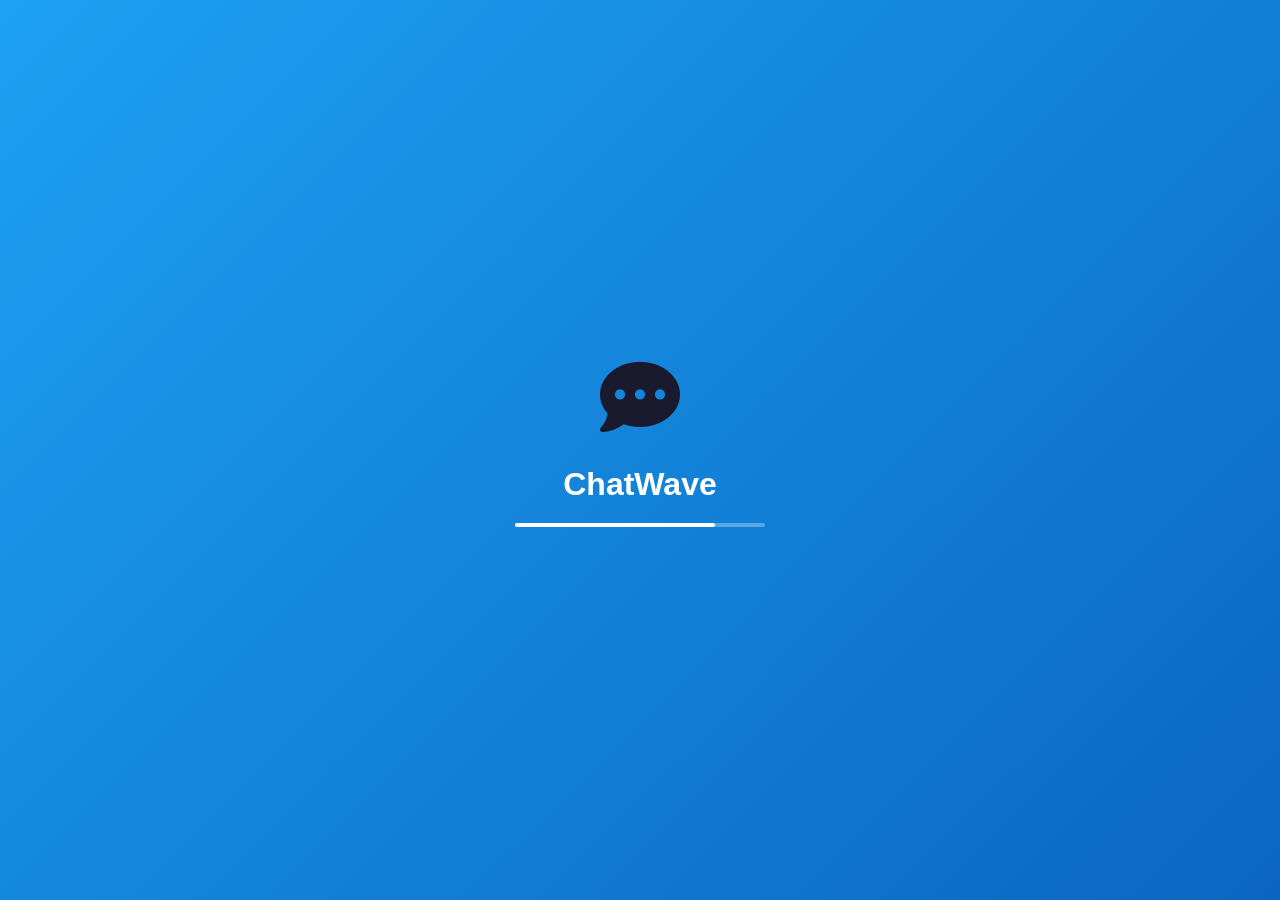
<file: index.html>
<!DOCTYPE html>
<html lang="id">
<head>
    <meta charset="UTF-8">
    <meta name="viewport" content="width=device-width, initial-scale=1.0, user-scalable=no">
    <title>ChatWave - Login</title>
    <link rel="stylesheet" href="style.css">
    <link rel="stylesheet" href="https://cdnjs.cloudflare.com/ajax/libs/font-awesome/6.5.1/css/all.min.css">
</head>
<body>
    <div class="splash-screen" id="splashScreen">
        <div class="splash-content">
            <div class="splash-logo"><i class="fas fa-comment-dots"></i></div>
            <div class="splash-title">ChatWave</div>
            <div class="progress-bar"><div class="progress-fill" id="progressFill"></div></div>
        </div>
    </div>

    <div class="maintenance-overlay" id="maintenanceOverlay" style="display: none;">
        <i class="fas fa-tools"></i>
        <h1>Under Maintenance</h1>
        <p>ChatWave is currently being updated. Please come back later!</p>
    </div>

    <div class="login-modal" id="loginModal">
        <div class="login-container">
            <h2><i class="fas fa-comment-dots"></i> ChatWave</h2>
            <div class="auth-tabs">
                <button class="auth-tab active" onclick="switchTab('login')">Login</button>
                <button class="auth-tab" onclick="switchTab('register')">Register</button>
            </div>
            <div id="loginForm" class="auth-form active">
                <input type="text" id="loginUsername" placeholder="Username">
                <input type="password" id="loginPassword" placeholder="Password">
                <div id="loginError" class="error-msg"></div>
                <button class="auth-btn" onclick="login()">Login</button>
            </div>
            <div id="registerForm" class="auth-form">
                <input type="text" id="regUsername" placeholder="Username (min 8 chars)">
                <input type="tel" id="regPhone" placeholder="Phone Number">
                <input type="password" id="regPassword" placeholder="Password (min 8 chars + number)">
                <input type="password" id="regConfirm" placeholder="Confirm Password">
                <div id="regError" class="error-msg"></div>
                <button class="auth-btn" id="regBtn" onclick="register()">Create Account</button>
                <div id="regCooldown" class="cooldown-text"></div>
            </div>
        </div>
    </div>

    <script src="firebase-config.js"></script>
    <script src="auth.js"></script>
</body>
</html>
</file>
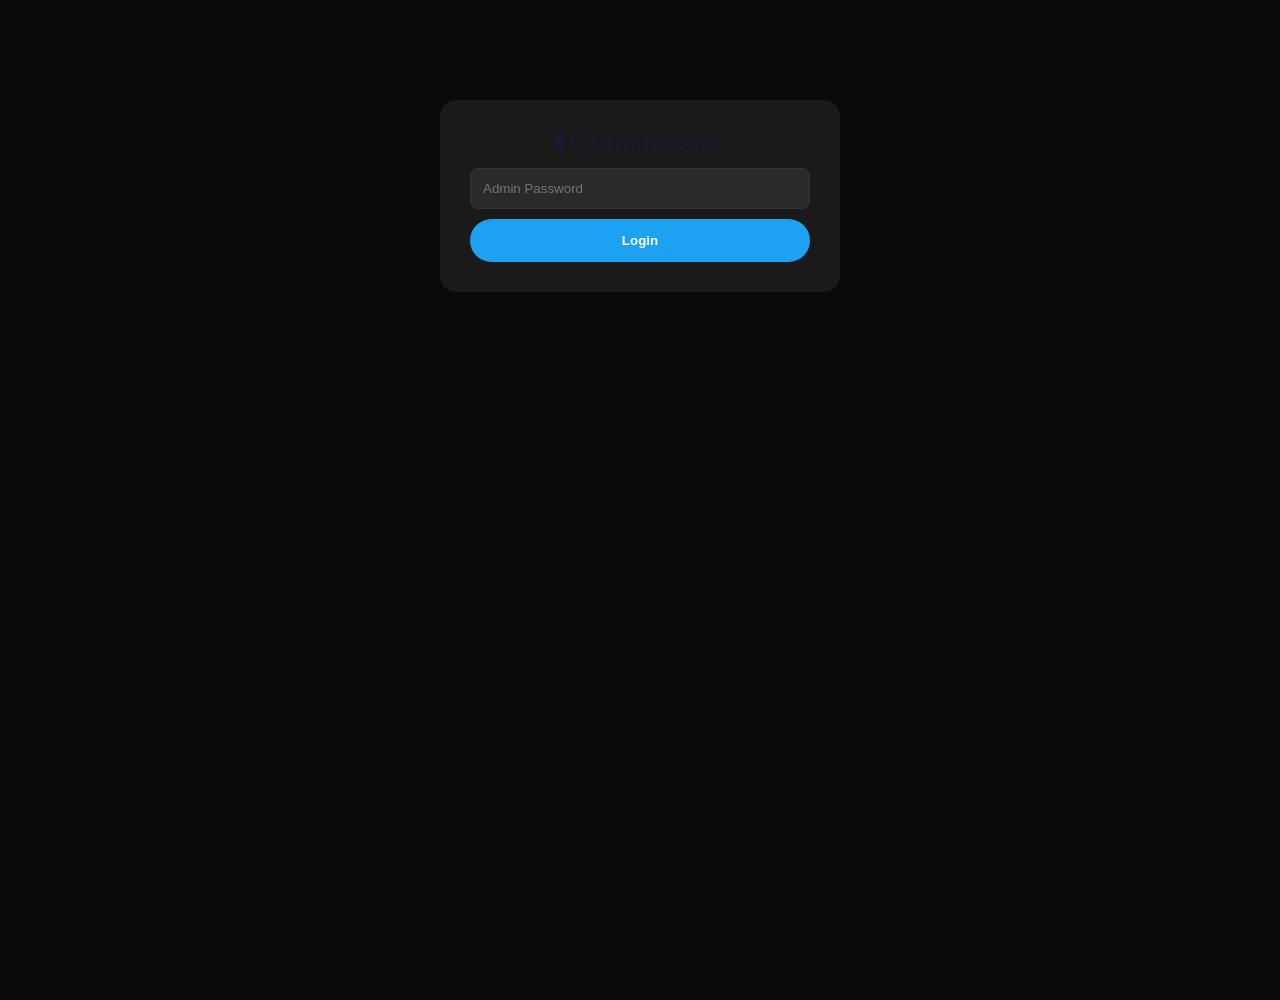
<file: admin.html>
<!DOCTYPE html>
<html lang="id">
<head>
    <meta charset="UTF-8">
    <meta name="viewport" content="width=device-width, initial-scale=1.0">
    <title>ChatWave - Admin Panel</title>
    <link rel="stylesheet" href="style.css">
    <link rel="stylesheet" href="https://cdnjs.cloudflare.com/ajax/libs/font-awesome/6.5.1/css/all.min.css">
</head>
<body class="admin-body">
    <div id="loginPanel" class="admin-login-card">
        <h2><i class="fas fa-shield-alt"></i> Admin Panel</h2>
        <input type="password" id="adminPassword" placeholder="Admin Password">
        <div id="loginError" class="error-msg"></div>
        <button class="auth-btn" onclick="adminLogin()">Login</button>
    </div>

    <div id="adminPanel" style="display: none;">
        <div class="admin-container">
            <div class="admin-header">
                <h1><i class="fas fa-crown"></i> ChatWave Admin</h1>
                <button class="btn-danger" onclick="adminLogout()">Logout</button>
            </div>
            <div class="admin-stats" id="adminStats"></div>
            <div class="maintenance-switch">
                <span><i class="fas fa-tools"></i> Maintenance Mode</span>
                <div class="toggle-switch" id="maintenanceToggle" onclick="toggleMaintenance()"></div>
                <span id="maintenanceStatus">Off</span>
            </div>
            <div class="admin-tabs">
                <button class="admin-tab active" onclick="switchAdminTab('users')">Users</button>
                <button class="admin-tab" onclick="switchAdminTab('groups')">Groups</button>
                <button class="admin-tab" onclick="switchAdminTab('posts')">Posts</button>
            </div>
            <div id="adminUsersTab"></div>
            <div id="adminGroupsTab" style="display: none;"></div>
            <div id="adminPostsTab" style="display: none;"></div>
        </div>
    </div>

    <script src="firebase-config.js"></script>
    <script src="admin.js"></script>
</body>
</html>
</file>
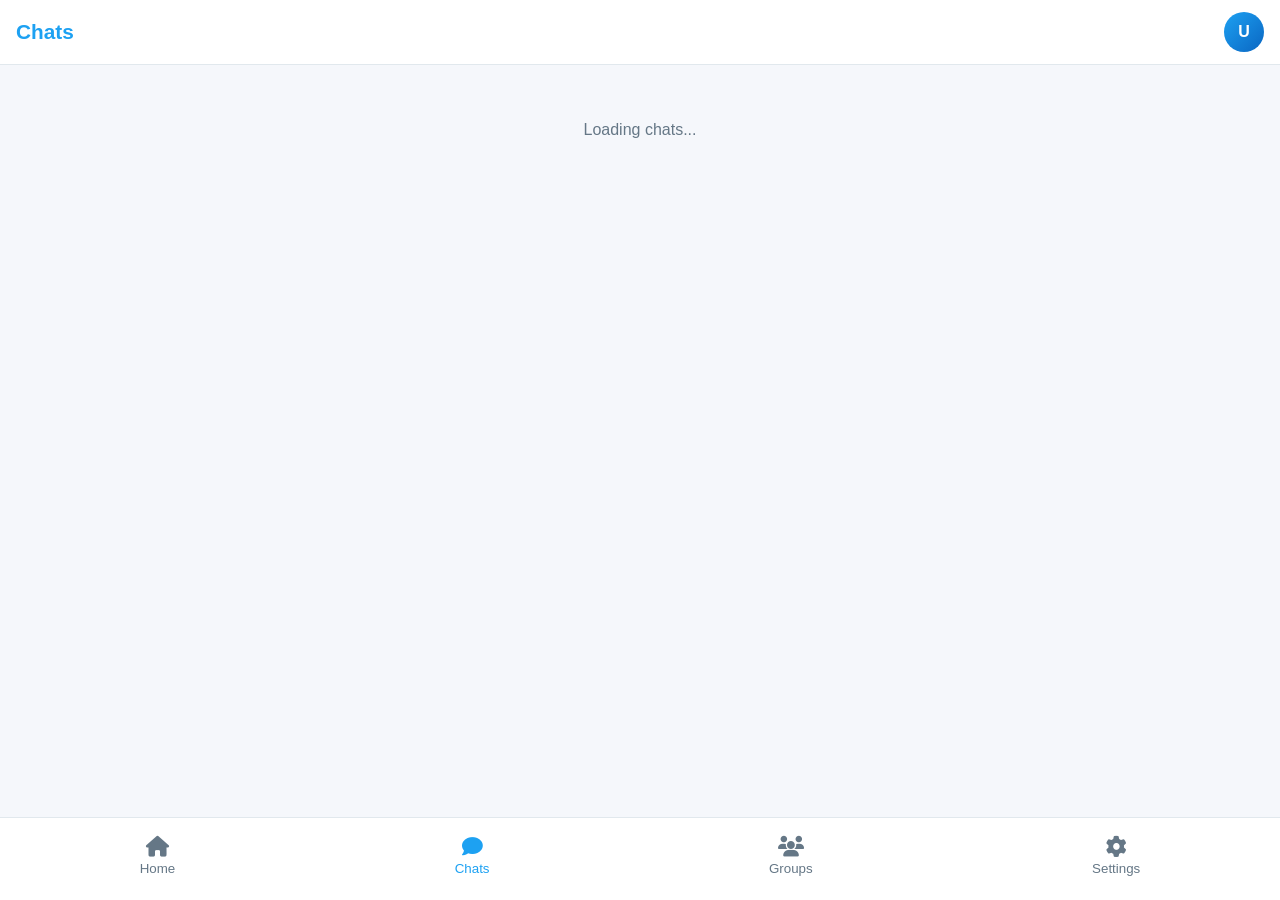
<file: chat.html>
<!DOCTYPE html>
<html lang="id">
<head>
    <meta charset="UTF-8">
    <meta name="viewport" content="width=device-width, initial-scale=1.0, user-scalable=no">
    <title>ChatWave - Chats</title>
    <link rel="stylesheet" href="style.css">
    <link rel="stylesheet" href="https://cdnjs.cloudflare.com/ajax/libs/font-awesome/6.5.1/css/all.min.css">
</head>
<body>
    <div class="app-container">
        <div class="app-header">
            <div class="header-title">Chats</div>
            <div class="header-avatar" onclick="goToSettings()">
                <div class="avatar-small" id="headerAvatar">U</div>
            </div>
        </div>

        <div class="content-area">
            <div class="chats-list" id="chatsList">
                <div class="empty-state">Loading chats...</div>
            </div>
        </div>

        <div class="bottom-nav">
            <button class="nav-item" onclick="location.href='home.html'"><i class="fas fa-home nav-icon"></i><span>Home</span></button>
            <button class="nav-item active" onclick="location.href='chat.html'"><i class="fas fa-comment nav-icon"></i><span>Chats</span></button>
            <button class="nav-item" onclick="location.href='groups.html'"><i class="fas fa-users nav-icon"></i><span>Groups</span></button>
            <button class="nav-item" onclick="location.href='settings.html'"><i class="fas fa-cog nav-icon"></i><span>Settings</span></button>
        </div>
    </div>

    <div id="chatRoom" class="chat-room">
        <div class="chat-header">
            <button class="back-btn" onclick="closeChat()"><i class="fas fa-arrow-left"></i></button>
            <div class="chat-avatar" id="chatRoomAvatar">U</div>
            <div><div id="chatRoomName"></div><div id="chatRoomStatus" class="chat-status"></div></div>
        </div>
        <div class="chat-messages" id="chatMessages"></div>
        <div class="chat-input-area">
            <button class="media-btn" onclick="showMaintenancePopup()"><i class="fas fa-image"></i></button>
            <input type="text" id="messageInput" class="chat-input" placeholder="Type a message..." onkeypress="handleKeyPress(event)">
            <button class="send-btn" onclick="sendMessage()"><i class="fas fa-paper-plane"></i></button>
        </div>
    </div>

    <div id="maintenancePopup" class="modal">
        <div class="modal-content">
            <h3><i class="fas fa-tools"></i> Maintenance Mode</h3>
            <p>Image/Video upload is currently under maintenance.</p>
            <button class="auth-btn" onclick="closeMaintenancePopup()">OK</button>
        </div>
    </div>

    <script src="firebase-config.js"></script>
    <script src="notifications.js"></script>
    <script src="chat.js"></script>
</body>
</html>
</file>
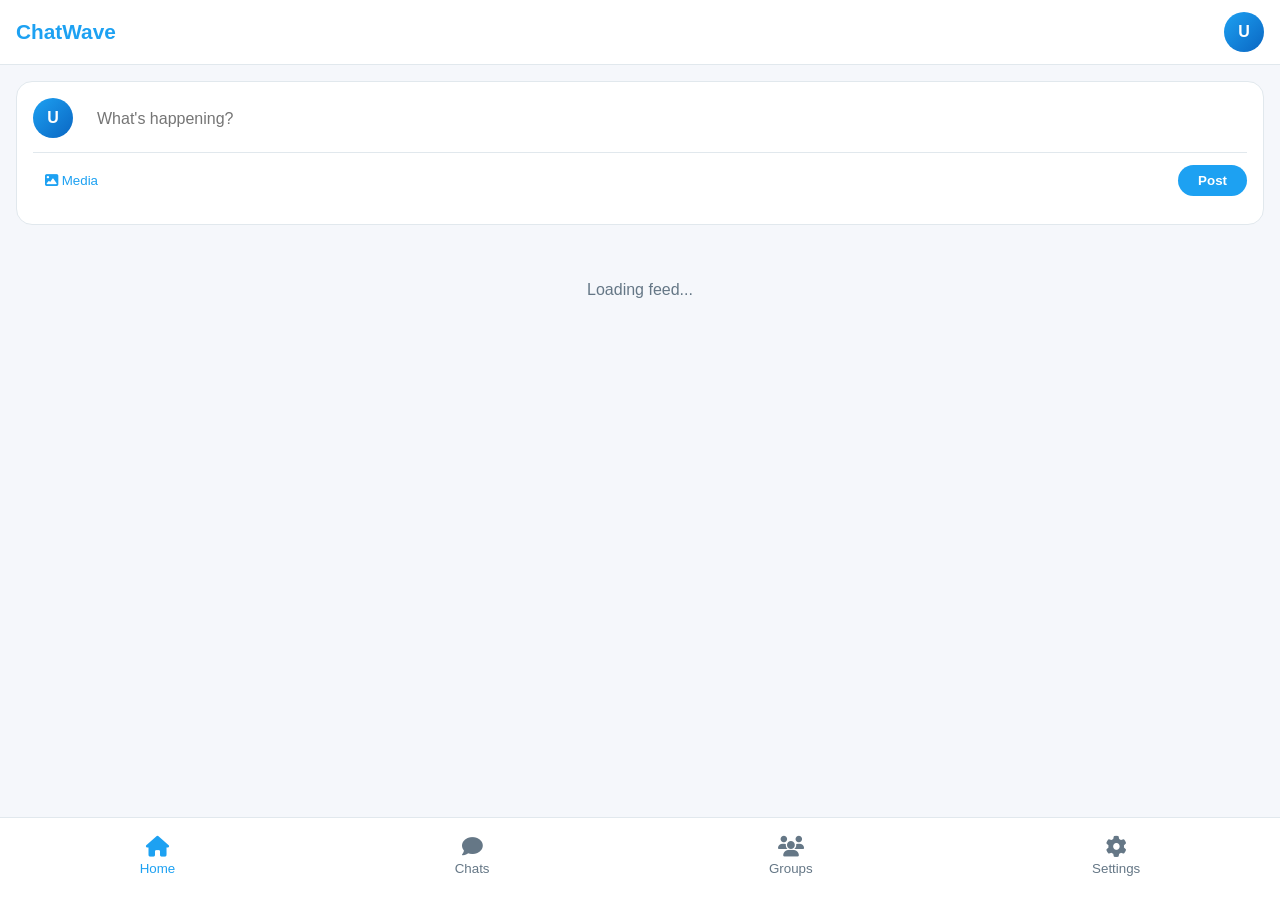
<file: home.html>
<!DOCTYPE html>
<html lang="id">
<head>
    <meta charset="UTF-8">
    <meta name="viewport" content="width=device-width, initial-scale=1.0, user-scalable=no">
    <title>ChatWave - Home</title>
    <link rel="stylesheet" href="style.css">
    <link rel="stylesheet" href="https://cdnjs.cloudflare.com/ajax/libs/font-awesome/6.5.1/css/all.min.css">
</head>
<body>
    <div class="app-container">
        <div class="app-header">
            <div class="header-title">ChatWave</div>
            <div class="header-avatar" onclick="goToSettings()">
                <div class="avatar-small" id="headerAvatar">U</div>
            </div>
        </div>

        <div class="content-area">
            <!-- Create Post -->
            <div class="create-post-card">
                <div class="create-post-header">
                    <div class="avatar-small" id="postAvatar">U</div>
                    <input type="text" id="postInput" class="post-input" placeholder="What's happening?">
                </div>
                <div class="create-post-actions">
                    <button class="post-media-btn" id="mediaBtn" onclick="showMaintenancePopup()"><i class="fas fa-image"></i> Media</button>
                    <button class="post-btn" onclick="createPost()">Post</button>
                </div>
                <div id="postCooldown" class="cooldown-text"></div>
            </div>

            <!-- Feed -->
            <div id="feedContainer" class="feed-container">
                <div class="loading-spinner">Loading feed...</div>
            </div>
        </div>

        <!-- Bottom Navigation -->
        <div class="bottom-nav">
            <button class="nav-item active" onclick="location.href='home.html'"><i class="fas fa-home nav-icon"></i><span>Home</span></button>
            <button class="nav-item" onclick="location.href='chat.html'"><i class="fas fa-comment nav-icon"></i><span>Chats</span></button>
            <button class="nav-item" onclick="location.href='groups.html'"><i class="fas fa-users nav-icon"></i><span>Groups</span></button>
            <button class="nav-item" onclick="location.href='settings.html'"><i class="fas fa-cog nav-icon"></i><span>Settings</span></button>
        </div>
    </div>

    <!-- Maintenance Popup -->
    <div id="maintenancePopup" class="modal">
        <div class="modal-content">
            <h3><i class="fas fa-tools"></i> Maintenance Mode</h3>
            <p>Image/Video upload is currently under maintenance.</p>
            <p>Please try again later!</p>
            <button class="auth-btn" onclick="closeMaintenancePopup()">OK</button>
        </div>
    </div>

    <script src="firebase-config.js"></script>
    <script src="notifications.js"></script>
    <script src="home.js"></script>
</body>
</html>
</file>
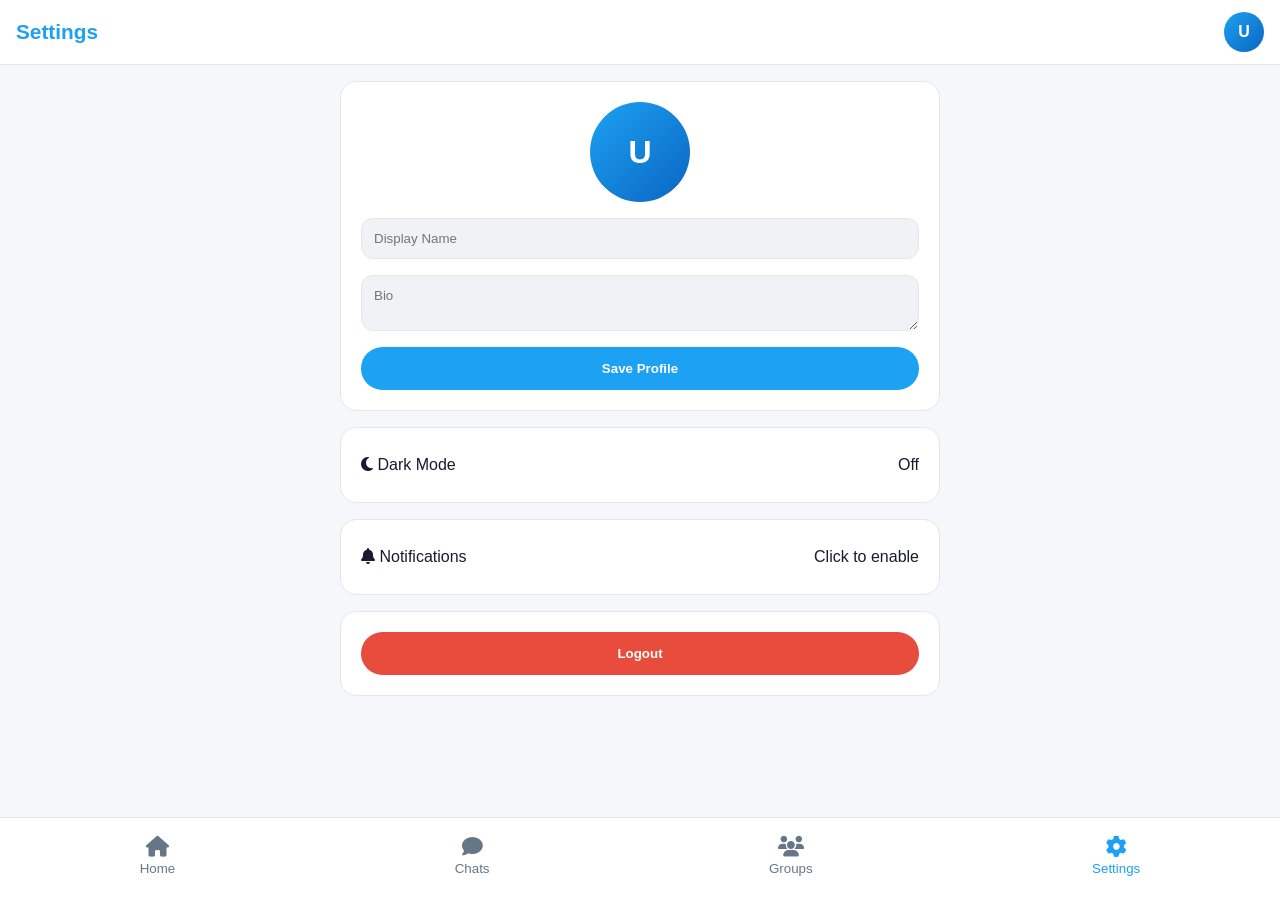
<file: settings.html>
<!DOCTYPE html>
<html lang="id">
<head>
    <meta charset="UTF-8">
    <meta name="viewport" content="width=device-width, initial-scale=1.0, user-scalable=no">
    <title>ChatWave - Settings</title>
    <link rel="stylesheet" href="style.css">
    <link rel="stylesheet" href="https://cdnjs.cloudflare.com/ajax/libs/font-awesome/6.5.1/css/all.min.css">
</head>
<body>
    <div class="app-container">
        <div class="app-header">
            <div class="header-title">Settings</div>
            <div class="header-avatar" onclick="goToSettings()">
                <div class="avatar-small" id="headerAvatar">U</div>
            </div>
        </div>

        <div class="content-area">
            <div class="settings-section">
                <div class="settings-card">
                    <div class="profile-edit">
                        <div class="avatar-large" id="profileAvatar" onclick="showMaintenancePopup()">U</div>
                        <input type="text" id="profileName" class="settings-input" placeholder="Display Name">
                        <textarea id="profileBio" class="settings-input" placeholder="Bio" rows="2"></textarea>
                        <button class="auth-btn" onclick="saveProfile()">Save Profile</button>
                    </div>
                </div>
                <div class="settings-card">
                    <div class="theme-toggle" onclick="toggleTheme()">
                        <span><i class="fas fa-moon"></i> Dark Mode</span>
                        <span id="themeStatus">Off</span>
                    </div>
                </div>
                <div class="settings-card">
                    <div class="notification-toggle" onclick="requestNotificationPermission()">
                        <span><i class="fas fa-bell"></i> Notifications</span>
                        <span id="notifStatus">Click to enable</span>
                    </div>
                </div>
                <div class="settings-card">
                    <button class="auth-btn logout-btn" onclick="logout()">Logout</button>
                </div>
            </div>
        </div>

        <div class="bottom-nav">
            <button class="nav-item" onclick="location.href='home.html'"><i class="fas fa-home nav-icon"></i><span>Home</span></button>
            <button class="nav-item" onclick="location.href='chat.html'"><i class="fas fa-comment nav-icon"></i><span>Chats</span></button>
            <button class="nav-item" onclick="location.href='groups.html'"><i class="fas fa-users nav-icon"></i><span>Groups</span></button>
            <button class="nav-item active" onclick="location.href='settings.html'"><i class="fas fa-cog nav-icon"></i><span>Settings</span></button>
        </div>
    </div>

    <div id="maintenancePopup" class="modal">
        <div class="modal-content">
            <h3><i class="fas fa-tools"></i> Maintenance Mode</h3>
            <p>Image/Video upload is currently under maintenance.</p>
            <button class="auth-btn" onclick="closeMaintenancePopup()">OK</button>
        </div>
    </div>

    <script src="firebase-config.js"></script>
    <script src="notifications.js"></script>
    <script src="settings.js"></script>
</body>
</html>
</file>
<file: style.css>
* {
    margin: 0;
    padding: 0;
    box-sizing: border-box;
    font-family: -apple-system, BlinkMacSystemFont, 'Segoe UI', Roboto, Helvetica, Arial, sans-serif;
}

:root {
    --bg-primary: #ffffff;
    --bg-secondary: #f5f7fb;
    --bg-card: #ffffff;
    --bg-chat: #f0f2f5;
    --bg-message-out: #d9fdd3;
    --bg-message-in: #ffffff;
    --text-primary: #1a1a2e;
    --text-secondary: #657786;
    --border: #e1e8ed;
    --input-bg: #f0f2f5;
    --accent: #1da1f2;
    --accent-hover: #0c85d0;
    --danger: #e74c3c;
    --warning: #f39c12;
    --success: #27ae60;
    --like: #e0245e;
    --shadow: 0 1px 3px rgba(0,0,0,0.05);
    --radius: 16px;
    --radius-sm: 12px;
}

body.dark {
    --bg-primary: #000000;
    --bg-secondary: #0a0a0a;
    --bg-card: #1a1a1a;
    --bg-chat: #0f0f0f;
    --bg-message-out: #005c4b;
    --bg-message-in: #2a2a2a;
    --text-primary: #ffffff;
    --text-secondary: #8899a6;
    --border: #2f3336;
    --input-bg: #2a2a2a;
}

body {
    background: var(--bg-primary);
    color: var(--text-primary);
    min-height: 100vh;
}

/* Splash Screen */
.splash-screen {
    position: fixed;
    top: 0;
    left: 0;
    right: 0;
    bottom: 0;
    background: linear-gradient(135deg, #1da1f2, #0a66c2);
    display: flex;
    align-items: center;
    justify-content: center;
    z-index: 9999;
    transition: opacity 0.5s;
}
.splash-content { text-align: center; animation: fadeInUp 0.8s; }
.splash-logo { font-size: 5rem; margin-bottom: 20px; animation: bounce 1s infinite; }
.splash-title { font-size: 2rem; font-weight: bold; color: white; }
.progress-bar { width: 250px; height: 4px; background: rgba(255,255,255,0.3); border-radius: 2px; margin: 20px auto; }
.progress-fill { width: 0%; height: 100%; background: white; border-radius: 2px; transition: width 0.3s; }
@keyframes fadeInUp { from { opacity: 0; transform: translateY(20px); } to { opacity: 1; transform: translateY(0); } }
@keyframes bounce { 0%,100% { transform: translateY(0); } 50% { transform: translateY(-10px); } }
.splash-screen.hide { opacity: 0; pointer-events: none; }

/* Login Modal */
.login-modal {
    position: fixed;
    top: 0;
    left: 0;
    right: 0;
    bottom: 0;
    background: rgba(0,0,0,0.85);
    backdrop-filter: blur(10px);
    display: flex;
    align-items: center;
    justify-content: center;
    z-index: 2000;
}
.login-container {
    background: var(--bg-card);
    border-radius: var(--radius);
    padding: 32px;
    width: 100%;
    max-width: 400px;
    margin: 20px;
    box-shadow: 0 20px 40px rgba(0,0,0,0.3);
}
.login-container h2 { color: var(--accent); text-align: center; margin-bottom: 8px; }
.auth-tabs { display: flex; gap: 12px; margin-bottom: 24px; }
.auth-tab { flex: 1; padding: 12px; background: transparent; border: none; color: var(--text-secondary); font-weight: 600; cursor: pointer; border-radius: 30px; }
.auth-tab.active { background: var(--accent); color: white; }
.auth-form { display: none; }
.auth-form.active { display: block; }
.auth-form input { width: 100%; padding: 14px; background: var(--input-bg); border: 1px solid var(--border); border-radius: var(--radius-sm); color: var(--text-primary); margin-bottom: 16px; }
.auth-btn { width: 100%; padding: 14px; background: var(--accent); border: none; border-radius: 30px; color: white; font-weight: 600; cursor: pointer; }
.auth-btn:hover { background: var(--accent-hover); }
.error-msg { color: var(--danger); font-size: 0.8rem; display: none; margin-bottom: 16px; }
.cooldown-text { font-size: 0.7rem; text-align: center; color: var(--text-secondary); margin-top: 12px; }

/* App Container */
.app-container {
    min-height: 100vh;
    display: flex;
    flex-direction: column;
    background: var(--bg-secondary);
}
.app-header {
    background: var(--bg-card);
    padding: 12px 16px;
    display: flex;
    justify-content: space-between;
    align-items: center;
    border-bottom: 1px solid var(--border);
    position: sticky;
    top: 0;
    z-index: 100;
}
.header-title { font-size: 1.3rem; font-weight: 700; color: var(--accent); }
.avatar-small {
    width: 40px;
    height: 40px;
    border-radius: 50%;
    background: linear-gradient(135deg, var(--accent), #0a66c2);
    display: flex;
    align-items: center;
    justify-content: center;
    font-weight: bold;
    color: white;
    cursor: pointer;
    background-size: cover;
    background-position: center;
}
.avatar-large {
    width: 100px;
    height: 100px;
    border-radius: 50%;
    background: linear-gradient(135deg, var(--accent), #0a66c2);
    display: flex;
    align-items: center;
    justify-content: center;
    font-weight: bold;
    color: white;
    font-size: 2rem;
    cursor: pointer;
    background-size: cover;
    background-position: center;
}

/* Bottom Navigation */
.bottom-nav {
    background: var(--bg-card);
    display: flex;
    justify-content: space-around;
    padding: 10px 0 16px;
    border-top: 1px solid var(--border);
    position: sticky;
    bottom: 0;
    z-index: 100;
}
.nav-item {
    display: flex;
    flex-direction: column;
    align-items: center;
    gap: 4px;
    background: none;
    border: none;
    color: var(--text-secondary);
    cursor: pointer;
    padding: 8px 16px;
    border-radius: 30px;
}
.nav-item.active { color: var(--accent); }
.nav-icon { font-size: 1.3rem; }

/* Content Area */
.content-area { flex: 1; overflow-y: auto; padding: 16px; }

/* Create Post Card (Twitter Style) */
.create-post-card {
    background: var(--bg-card);
    border-radius: var(--radius);
    padding: 16px;
    margin-bottom: 16px;
    border: 1px solid var(--border);
}
.create-post-header { display: flex; gap: 12px; align-items: flex-start; }
.post-input {
    flex: 1;
    padding: 12px;
    background: transparent;
    border: none;
    color: var(--text-primary);
    font-size: 1rem;
    resize: none;
}
.post-input:focus { outline: none; }
.create-post-actions {
    display: flex;
    justify-content: space-between;
    align-items: center;
    margin-top: 12px;
    padding-top: 12px;
    border-top: 1px solid var(--border);
}
.post-media-btn {
    background: none;
    border: none;
    color: var(--accent);
    cursor: pointer;
    padding: 8px 12px;
    border-radius: 30px;
}
.post-btn {
    background: var(--accent);
    border: none;
    color: white;
    padding: 8px 20px;
    border-radius: 30px;
    font-weight: 600;
    cursor: pointer;
}
.post-btn:hover { background: var(--accent-hover); }

/* Feed Container */
.feed-container { display: flex; flex-direction: column; gap: 12px; }
.post-card {
    background: var(--bg-card);
    border-radius: var(--radius);
    padding: 16px;
    border: 1px solid var(--border);
}
.post-header { display: flex; gap: 12px; margin-bottom: 12px; }
.post-author { font-weight: 700; }
.post-username { color: var(--text-secondary); font-size: 0.8rem; }
.post-time { color: var(--text-secondary); font-size: 0.7rem; margin-left: 8px; }
.post-content { margin-bottom: 12px; line-height: 1.4; }
.post-actions {
    display: flex;
    gap: 24px;
    padding-top: 12px;
    border-top: 1px solid var(--border);
}
.post-action-btn {
    background: none;
    border: none;
    color: var(--text-secondary);
    cursor: pointer;
    display: flex;
    align-items: center;
    gap: 6px;
    font-size: 0.85rem;
}
.post-action-btn.liked { color: var(--like); }
.post-action-btn:hover { color: var(--accent); }
.comment-section { margin-top: 12px; padding-top: 12px; border-top: 1px solid var(--border); }
.comment-input-area { display: flex; gap: 8px; margin-bottom: 12px; }
.comment-input {
    flex: 1;
    padding: 8px 12px;
    background: var(--input-bg);
    border: none;
    border-radius: 30px;
    color: var(--text-primary);
}
.comment-list { margin-top: 8px; }
.comment-item {
    padding: 8px 0;
    border-bottom: 1px solid var(--border);
    font-size: 0.85rem;
}
.comment-author { font-weight: 600; margin-right: 8px; }

/* Chat Room */
.chat-room {
    display: none;
    position: fixed;
    top: 0;
    left: 0;
    right: 0;
    bottom: 0;
    background: var(--bg-chat);
    z-index: 200;
    flex-direction: column;
}
.chat-room.active { display: flex; }
.chat-header {
    background: var(--bg-card);
    padding: 12px 16px;
    display: flex;
    align-items: center;
    gap: 12px;
    border-bottom: 1px solid var(--border);
}
.back-btn {
    background: none;
    border: none;
    font-size: 1.3rem;
    cursor: pointer;
    color: var(--text-primary);
    padding: 8px;
}
.chat-avatar {
    width: 45px;
    height: 45px;
    border-radius: 50%;
    background: linear-gradient(135deg, var(--accent), #0a66c2);
    display: flex;
    align-items: center;
    justify-content: center;
    font-weight: bold;
    color: white;
    background-size: cover;
}
.chat-messages {
    flex: 1;
    overflow-y: auto;
    padding: 16px;
    display: flex;
    flex-direction: column;
    gap: 8px;
}
.message {
    max-width: 75%;
    padding: 10px 14px;
    border-radius: 20px;
}
.message-out { background: var(--bg-message-out); align-self: flex-end; border-bottom-right-radius: 4px; }
.message-in { background: var(--bg-message-in); align-self: flex-start; border-bottom-left-radius: 4px; }
.message-text { font-size: 0.95rem; }
.message-time { font-size: 0.65rem; color: var(--text-secondary); margin-top: 4px; }
.chat-input-area {
    padding: 12px 16px;
    background: var(--bg-card);
    display: flex;
    gap: 12px;
    border-top: 1px solid var(--border);
}
.chat-input {
    flex: 1;
    padding: 12px 18px;
    background: var(--input-bg);
    border: none;
    border-radius: 30px;
    color: var(--text-primary);
}
.send-btn {
    width: 46px;
    height: 46px;
    border-radius: 50%;
    background: var(--accent);
    border: none;
    color: white;
    cursor: pointer;
}
.media-btn {
    background: none;
    border: none;
    color: var(--accent);
    cursor: pointer;
    font-size: 1.3rem;
}

/* Lists */
.chats-list, .groups-list, .users-list { display: flex; flex-direction: column; gap: 8px; }
.chat-item, .group-item, .user-item {
    display: flex;
    align-items: center;
    gap: 14px;
    padding: 14px;
    background: var(--bg-card);
    border-radius: var(--radius-sm);
    cursor: pointer;
    border: 1px solid var(--border);
}
.chat-item:hover, .group-item:hover, .user-item:hover { background: var(--input-bg); }
.chat-avatar, .group-avatar, .user-avatar {
    width: 55px;
    height: 55px;
    border-radius: 50%;
    background: linear-gradient(135deg, var(--accent), #0a66c2);
    display: flex;
    align-items: center;
    justify-content: center;
    font-weight: bold;
    color: white;
    font-size: 1.2rem;
}
.chat-info, .group-info, .user-info { flex: 1; }
.chat-name, .group-name, .user-name { font-weight: 600; display: flex; align-items: center; gap: 8px; flex-wrap: wrap; }
.chat-preview, .group-meta, .user-bio { font-size: 0.8rem; color: var(--text-secondary); }
.online-dot { width: 10px; height: 10px; background: var(--success); border-radius: 50%; display: inline-block; }
.unread-badge { background: var(--accent); color: white; border-radius: 20px; padding: 2px 8px; font-size: 0.7rem; }

/* Settings */
.settings-section { max-width: 600px; margin: 0 auto; }
.settings-card {
    background: var(--bg-card);
    border-radius: var(--radius);
    padding: 20px;
    margin-bottom: 16px;
    border: 1px solid var(--border);
}
.profile-edit { display: flex; flex-direction: column; align-items: center; gap: 16px; }
.settings-input { width: 100%; padding: 12px; background: var(--input-bg); border: 1px solid var(--border); border-radius: var(--radius-sm); color: var(--text-primary); }
.theme-toggle, .notification-toggle {
    display: flex;
    justify-content: space-between;
    align-items: center;
    cursor: pointer;
    padding: 8px 0;
}
.logout-btn { background: var(--danger); }
.logout-btn:hover { background: #c0392b; }

/* Modal */
.modal {
    display: none;
    position: fixed;
    top: 0;
    left: 0;
    right: 0;
    bottom: 0;
    background: rgba(0,0,0,0.8);
    backdrop-filter: blur(10px);
    z-index: 3000;
    align-items: center;
    justify-content: center;
}
.modal.active { display: flex; }
.modal-content {
    background: var(--bg-card);
    border-radius: var(--radius);
    padding: 24px;
    max-width: 400px;
    width: 90%;
    text-align: center;
}
.modal-content h3 { margin-bottom: 16px; }
.modal-content p { margin-bottom: 20px; color: var(--text-secondary); }

/* FAB Button */
.fab {
    position: fixed;
    bottom: 80px;
    right: 20px;
    width: 56px;
    height: 56px;
    border-radius: 50%;
    background: var(--accent);
    color: white;
    border: none;
    font-size: 1.5rem;
    cursor: pointer;
    box-shadow: 0 4px 15px rgba(0,0,0,0.2);
    z-index: 100;
    display: flex;
    align-items: center;
    justify-content: center;
}

/* Empty State */
.empty-state { text-align: center; padding: 40px; color: var(--text-secondary); }
.loading-spinner { text-align: center; padding: 40px; color: var(--text-secondary); }

/* Admin Panel */
.admin-body { background: #0a0a0a; }
.admin-login-card {
    background: #1a1a1a;
    border-radius: 16px;
    padding: 30px;
    max-width: 400px;
    margin: 100px auto;
    text-align: center;
}
.admin-login-card input { width: 100%; padding: 12px; margin: 10px 0; background: #2a2a2a; border: 1px solid #333; border-radius: 8px; color: white; }
.admin-container { max-width: 1400px; margin: 0 auto; padding: 20px; }
.admin-header { display: flex; justify-content: space-between; align-items: center; margin-bottom: 30px; border-bottom: 1px solid #333; padding-bottom: 20px; }
.admin-header h1 { color: #1da1f2; }
.admin-stats { display: grid; grid-template-columns: repeat(auto-fit, minmax(200px, 1fr)); gap: 20px; margin-bottom: 30px; }
.admin-stat-card { background: #1a1a1a; border-radius: 16px; padding: 20px; text-align: center; }
.admin-stat-number { font-size: 2rem; font-weight: bold; color: #1da1f2; }
.maintenance-switch { display: flex; align-items: center; gap: 15px; background: #1a1a1a; padding: 15px; border-radius: 12px; margin-bottom: 20px; }
.toggle-switch { width: 50px; height: 26px; background: #333; border-radius: 13px; cursor: pointer; position: relative; }
.toggle-switch.active { background: #1da1f2; }
.toggle-switch::after { content: ''; width: 22px; height: 22px; background: white; border-radius: 50%; position: absolute; top: 2px; left: 2px; transition: 0.3s; }
.toggle-switch.active::after { left: 26px; }
.admin-tabs { display: flex; gap: 10px; margin-bottom: 20px; }
.admin-tab { padding: 10px 20px; background: #1a1a1a; border: none; border-radius: 8px; color: white; cursor: pointer; }
.admin-tab.active { background: #1da1f2; }
.user-card, .group-card, .post-card-admin {
    background: #1a1a1a;
    border-radius: 12px;
    padding: 15px;
    margin-bottom: 10px;
    display: flex;
    justify-content: space-between;
    align-items: center;
    flex-wrap: wrap;
    gap: 10px;
}
.btn-danger { background: #e74c3c; color: white; border: none; padding: 8px 16px; border-radius: 8px; cursor: pointer; }
.btn-warning { background: #f39c12; color: white; border: none; padding: 8px 16px; border-radius: 8px; cursor: pointer; }

/* Responsive */
@media (max-width: 768px) {
    .message { max-width: 85%; }
    .create-post-header { gap: 8px; }
    .post-input { font-size: 0.9rem; }
}
</file>
